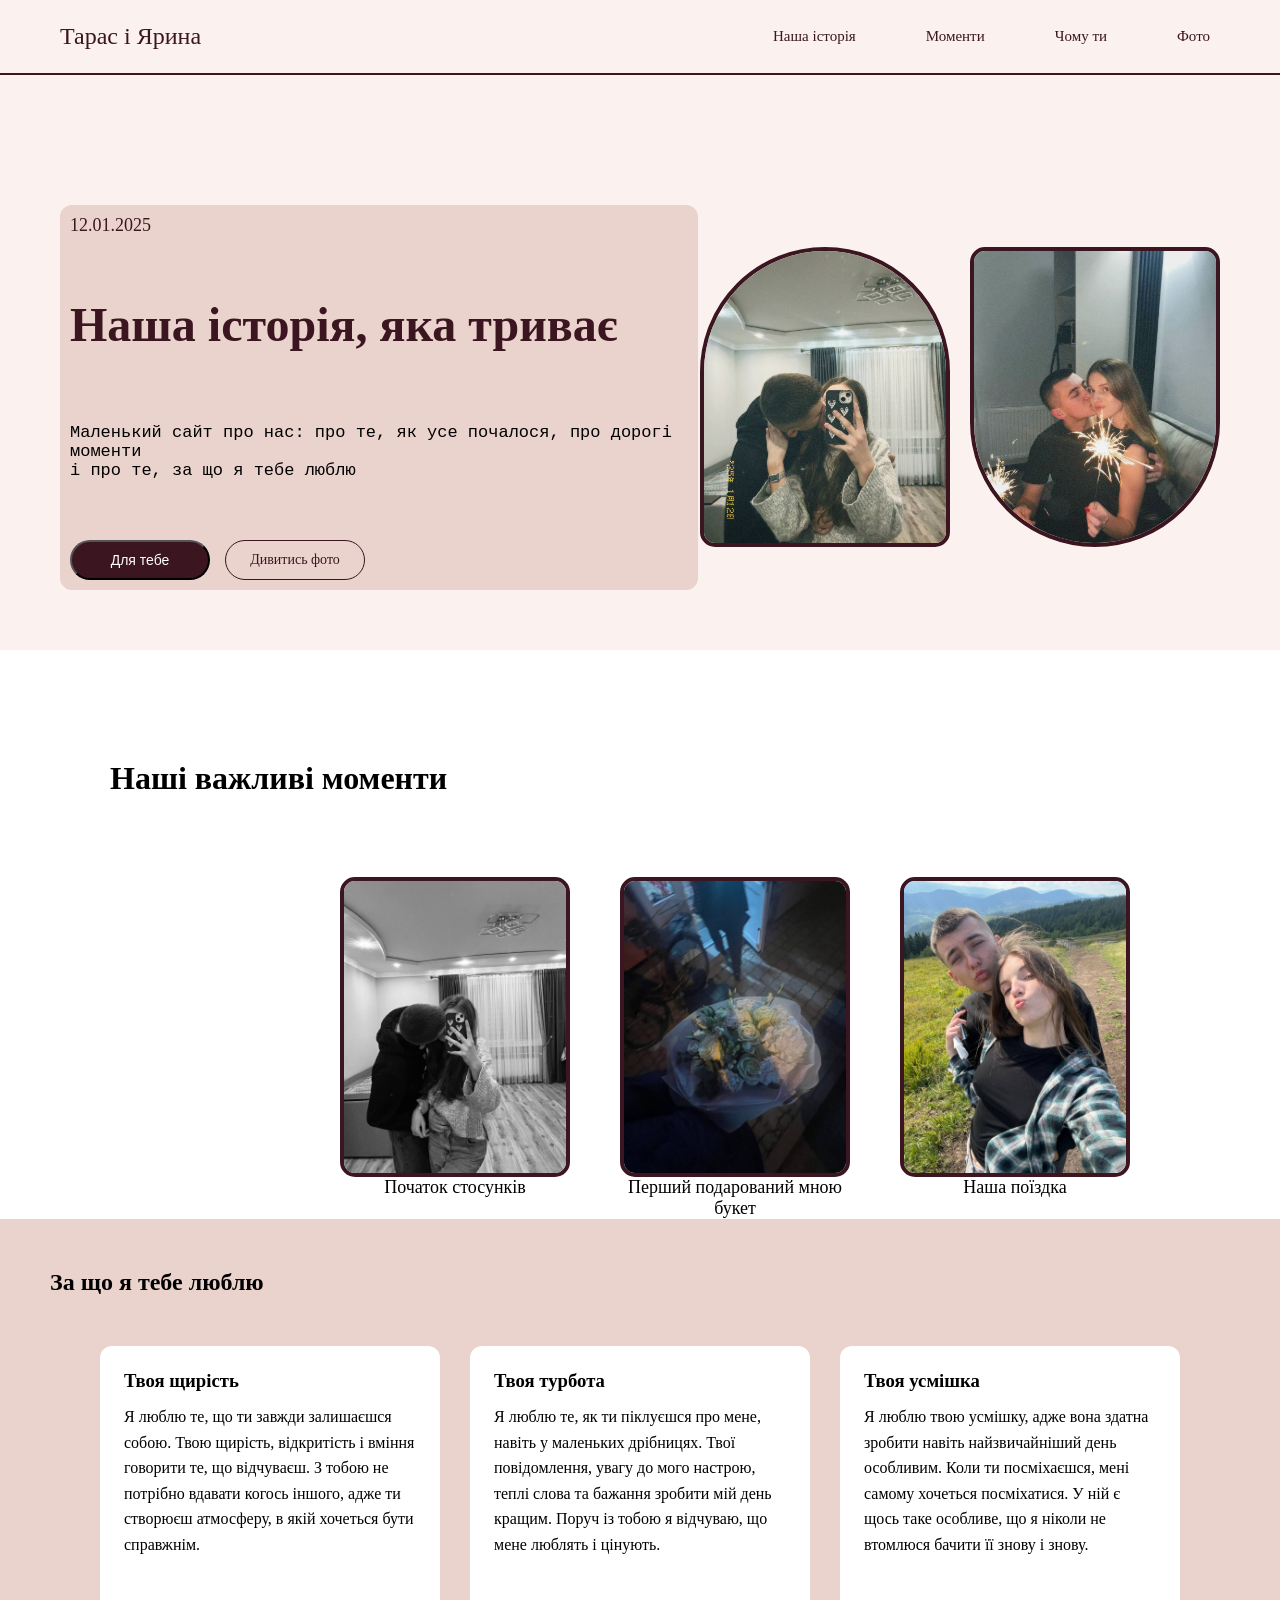
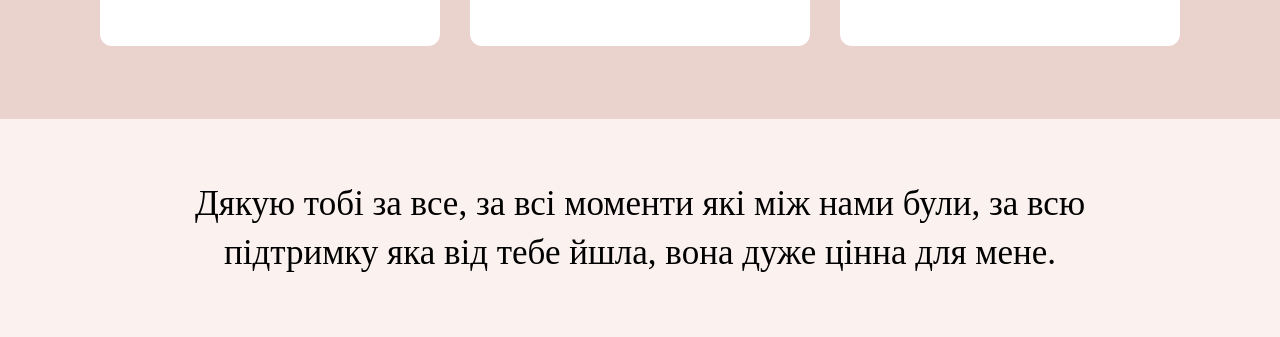
<file: index.html>
<!doctype html>
<html lang="uk">
  <head>
    <meta charset="UTF-8" />
    <meta name="viewport" content="width=device-width, initial-scale=1.0" />
    <title>Our Story</title>
    <link rel="stylesheet" href="style/style.css" />
  </head>
  <body>
    <header class="header">
      <a class="header-logo" href="index.html">Тарас і Ярина</a>
      <nav class="nav" aria-label="Головне меню">
        <a class="nav-item" href="#">Наша історія</a>
        <a class="nav-item" href="#">Моменти</a>
        <a class="nav-item" href="whyareyou.html">Чому ти</a>
        <a class="nav-item" href="photos.html">Фото</a>
      </nav>
    </header>

    <main>
      <section class="hero-main apple-reveal">
        <div class="hero-content">
          <div class="date">12.01.2025</div>
          <h1>Наша історія, яка триває</h1>
          <p class="p-1">
            Маленький сайт про нас: про те, як усе почалося, про дорогі моменти
            і про те, за що я тебе люблю
          </p>

          <div class="hero-buttons">
            <button
              class="btn-1"
              onclick="document.getElementById('modal').style.display = 'flex'"
            >
              Для тебе
            </button>

            <div id="modal" class="modal" onclick="this.style.display = 'none'">
              <div class="modal-box">
                <p>Дуже сильно тебе люблю і вдячний тобі за все</p>
              </div>
            </div>
            <a href="photos.html" class="btn-2">Дивитись фото</a>
          </div>
        </div>

        <div class="hero-images">
          <img src="image/image1.jpg" class="image1" alt="Кохана" />
          <img src="image/image2.jpg" class="image2" alt="Кохана" />
        </div>
      </section>
    </main>

    <div class="main-2">
      <section class="hero-main-2 apple-reveal">
        <div class="hero-content-2">
          <h2 class="h2">Наші важливі моменти</h2>
          <div class="hero-images-2">
            <img src="image/image5.jpg" class="image" alt="Love" />
            <img src="image/image6.jpg" class="image" alt="Love" />
            <img
              src="image/image7.jpg"
              class="image"
              alt="Тарас і Ярина фотографуються на сонячному гірському схилі"
            />
          </div>
          <div class="qw">
            <span>Початок стосунків</span>
            <span>Перший подарований мною букет</span>
            <span>Наша поїздка</span>
          </div>
        </div>
      </section>
    </div>

    <div class="main-3">
      <section class="hero-main-3 apple-reveal">
        <h2>За що я тебе люблю</h2>
        <div id="you">
          <div class="you">
            <h3>Твоя щирість</h3>
            <p>
              Я люблю те, що ти завжди залишаєшся собою. Твою щирість,
              відкритість і вміння говорити те, що відчуваєш. З тобою не
              потрібно вдавати когось іншого, адже ти створюєш атмосферу, в якій
              хочеться бути справжнім.
            </p>
          </div>
          <div class="you">
            <h3>Твоя турбота</h3>
            <p>
              Я люблю те, як ти піклуєшся про мене, навіть у маленьких
              дрібницях. Твої повідомлення, увагу до мого настрою, теплі слова
              та бажання зробити мій день кращим. Поруч із тобою я відчуваю, що
              мене люблять і цінують.
            </p>
          </div>
          <div class="you">
            <h3>Твоя усмішка</h3>
            <p>
              Я люблю твою усмішку, адже вона здатна зробити навіть
              найзвичайніший день особливим. Коли ти посміхаєшся, мені самому
              хочеться посміхатися. У ній є щось таке особливе, що я ніколи не
              втомлюся бачити її знову і знову.
            </p>
          </div>
        </div>
      </section>
    </div>

    <footer class="footer-container">
      <h4>
        Дякую тобі за все, за всі моменти які між нами були, за всю підтримку
        яка від тебе йшла, вона дуже цінна для мене.
      </h4>
    </footer>
  </body>
</html>
</file>
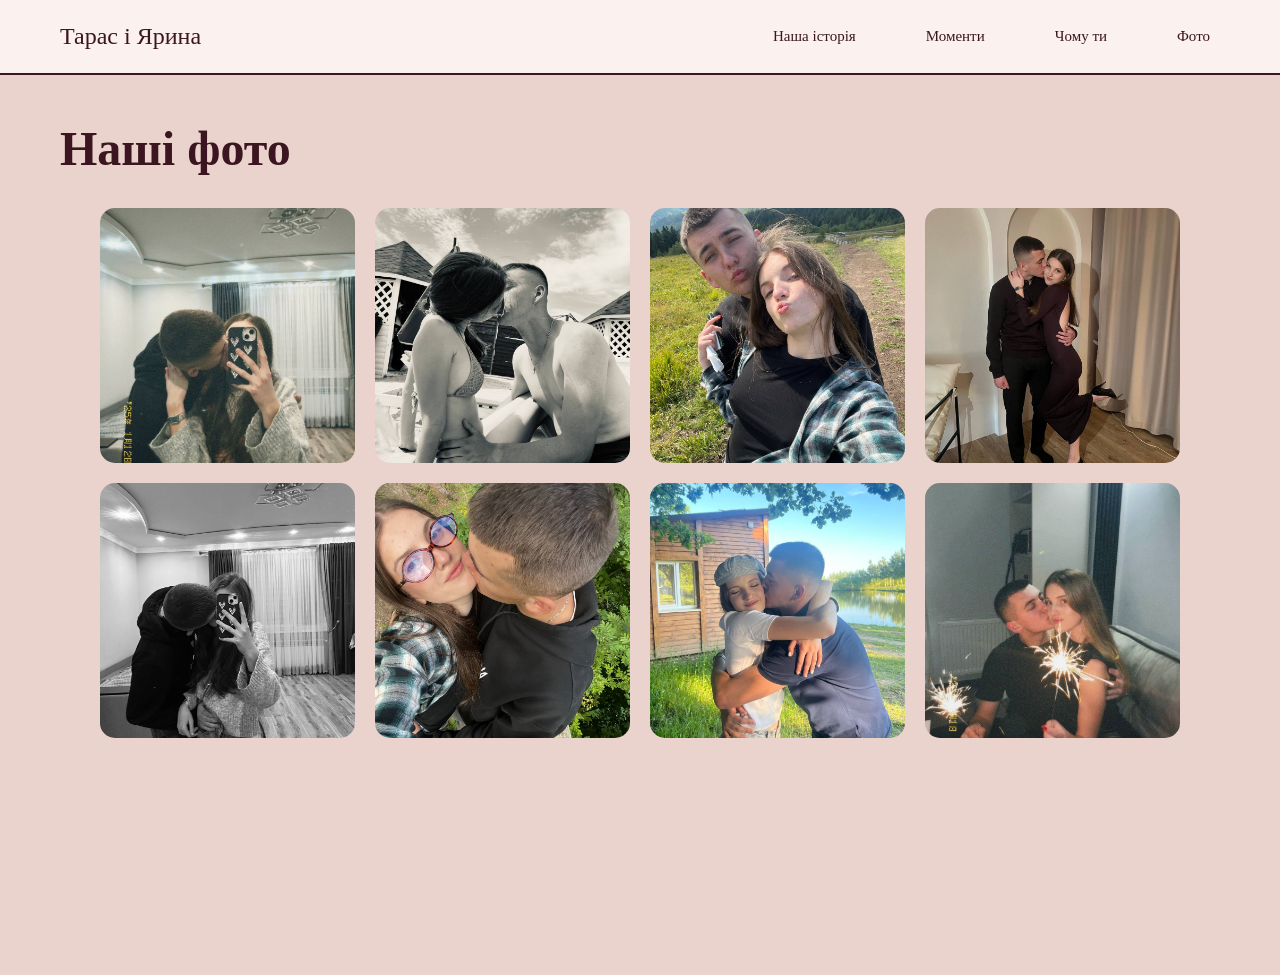
<file: photos.html>
<!doctype html>
<html lang="uk">
  <head>
    <meta charset="UTF-8" />
    <meta name="viewport" content="width=device-width, initial-scale=1.0" />
    <title>Our Story</title>
    <link rel="stylesheet" href="style/style.css" />
  </head>
  <body>
    <header class="header">
      <a class="header-logo" href="index.html">Тарас і Ярина</a>
      <nav class="nav" aria-label="Головне меню">
        <a class="nav-item" href="index.html">Наша історія</a>
        <a class="nav-item" href="#">Моменти</a>
        <a class="nav-item" href="whyareyou.html">Чому ти</a>
        <a class="nav-item" href="photos.html">Фото</a>
      </nav>
    </header>
    <main class="main-container">
      <h1 class="logo-photo">Наші фото</h1>
      <section class="main-photo">
        <img
          src="image/image1.jpg"
          alt="Наше фото 1"
          class="photo-page"
          loading="lazy"
        />
        <img
          src="image/image9.jpg"
          alt="Наше фото 2"
          class="photo-page"
          loading="lazy"
        />
        <img
          src="image/image7.jpg"
          alt="Наше фото 3"
          class="photo-page"
          loading="lazy"
        />
        <img
          src="image/image4.jpg"
          alt="Наше фото 4"
          class="photo-page"
          loading="lazy"
        />
        <img
          src="image/image5.jpg"
          alt="Наше фото 5"
          class="photo-page"
          loading="lazy"
        />
        <img
          src="image/image8.jpg"
          alt="Наше фото 6"
          class="photo-page"
          loading="lazy"
        />
        <img
          src="image/image3.jpg"
          alt="Наше фото 7"
          class="photo-page"
          loading="lazy"
        />
        <img
          src="image/image2.jpg"
          alt="Наше фото 8"
          class="photo-page"
          loading="lazy"
        />
      </section>
    </main>
  </body>
</html>
</file>
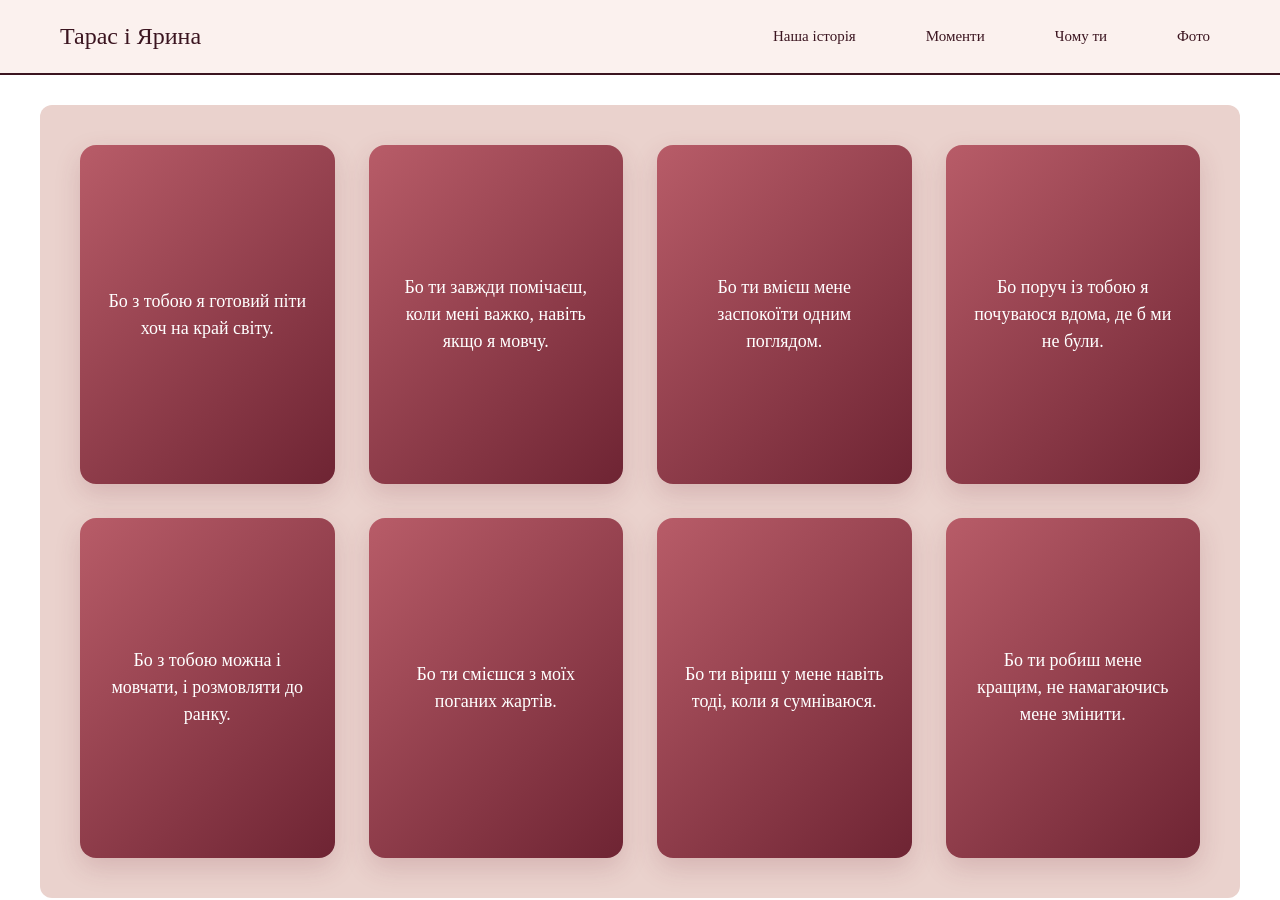
<file: whyareyou.html>
<!doctype html>
<html lang="uk">
  <head>
    <meta charset="UTF-8" />
    <meta name="viewport" content="width=device-width, initial-scale=1.0" />
    <title>Чому ти | Our Story</title>
    <link rel="stylesheet" href="style/style.css" />
  </head>
  <body>
    <header class="header">
      <a class="header-logo" href="index.html">Тарас і Ярина</a>
      <nav class="nav" aria-label="Головне меню">
        <a class="nav-item" href="index.html">Наша історія</a>
        <a class="nav-item" href="#">Моменти</a>
        <a class="nav-item" href="whyareyou.html">Чому ти</a>
        <a class="nav-item" href="photos.html">Фото</a>
      </nav>
    </header>
    <main>
      <section class="flip-gallery">
        <div class="flip" onclick="this.classList.toggle('active')">
          <div class="flip-inner">
            <div class="flip-front">
              <p>Бо з тобою я готовий піти хоч на край світу.</p>
            </div>
            <div class="flip-back">
              <img src="image/image1.jpg" alt="Наше фото 1" loading="lazy" />
            </div>
          </div>
        </div>

        <div class="flip" onclick="this.classList.toggle('active')">
          <div class="flip-inner">
            <div class="flip-front">
              <p>
                Бо ти завжди помічаєш, коли мені важко, навіть якщо я мовчу.
              </p>
            </div>
            <div class="flip-back">
              <img src="image/image2.jpg" alt="Наше фото 2" loading="lazy" />
            </div>
          </div>
        </div>

        <div class="flip" onclick="this.classList.toggle('active')">
          <div class="flip-inner">
            <div class="flip-front">
              <p>Бо ти вмієш мене заспокоїти одним поглядом.</p>
            </div>
            <div class="flip-back">
              <img src="image/image3.jpg" alt="Наше фото 3" loading="lazy" />
            </div>
          </div>
        </div>

        <div class="flip" onclick="this.classList.toggle('active')">
          <div class="flip-inner">
            <div class="flip-front">
              <p>Бо поруч із тобою я почуваюся вдома, де б ми не були.</p>
            </div>
            <div class="flip-back">
              <img src="image/image4.jpg" alt="Наше фото 4" loading="lazy" />
            </div>
          </div>
        </div>

        <div class="flip" onclick="this.classList.toggle('active')">
          <div class="flip-inner">
            <div class="flip-front">
              <p>Бо з тобою можна і мовчати, і розмовляти до ранку.</p>
            </div>
            <div class="flip-back">
              <img src="image/image5.jpg" alt="Наше фото 5" loading="lazy" />
            </div>
          </div>
        </div>

        <div class="flip" onclick="this.classList.toggle('active')">
          <div class="flip-inner">
            <div class="flip-front">
              <p>Бо ти смієшся з моїх поганих жартів.</p>
            </div>
            <div class="flip-back">
              <img src="image/image6.jpg" alt="Наше фото 6" loading="lazy" />
            </div>
          </div>
        </div>

        <div class="flip" onclick="this.classList.toggle('active')">
          <div class="flip-inner">
            <div class="flip-front">
              <p>Бо ти віриш у мене навіть тоді, коли я сумніваюся.</p>
            </div>
            <div class="flip-back">
              <img src="image/image7.jpg" alt="Наше фото 7" loading="lazy" />
            </div>
          </div>
        </div>

        <div class="flip" onclick="this.classList.toggle('active')">
          <div class="flip-inner">
            <div class="flip-front">
              <p>Бо ти робиш мене кращим, не намагаючись мене змінити.</p>
            </div>
            <div class="flip-back">
              <img src="image/image8.jpg" alt="Наше фото 8" loading="lazy" />
            </div>
          </div>
        </div>
      </section>
    </main>
  </body>
</html>
</file>
<file: style/style.css>
@import url(main.css);
@import url(header.css);
@import url(footer.css);

* {
  margin: 0;
  padding: 0;
  box-sizing: border-box;
}

:root {
  --color-1: #6b4350;
  --color-2: #3b1520;
  --color-3: #fbf1ee;
  --color-4: #ffffff;
}

body {
  font-family: Georgia, 'Times New Roman', Times, serif;
  overflow-x: hidden;
}

img {
  max-width: 100%;
}

/* ===== APPLE STYLE SCROLL ANIMATION ===== */
.apple-reveal {
  animation: appleReveal linear both;
  animation-timeline: view();
  animation-range: entry 0% exit 100%;
  will-change: transform, opacity;
}

@keyframes appleReveal {
  0% {
    opacity: 0;
    transform: scale(0.9) translateY(80px);
    filter: blur(10px);
  }

  30%,
  70% {
    opacity: 1;
    transform: scale(1);
    filter: blur(0);
  }

  100% {
    opacity: 0.2;
    transform: scale(0.95);
    filter: blur(5px);
  }
}

/* планшет і телефон: легша анімація, без розмиття і згасання на виході */
@media (max-width: 900px) {
  .apple-reveal {
    animation-name: appleRevealMobile;
    animation-range: entry 0% entry 30%;
    will-change: auto;
  }
}

@keyframes appleRevealMobile {
  from {
    opacity: 0;
    transform: translateY(40px);
  }

  to {
    opacity: 1;
    transform: none;
  }
}

/* для користувачів, які вимкнули анімації */
@media (prefers-reduced-motion: reduce) {
  .apple-reveal {
    animation: none;
    opacity: 1;
    transform: none;
    filter: none;
  }
}
</file>
